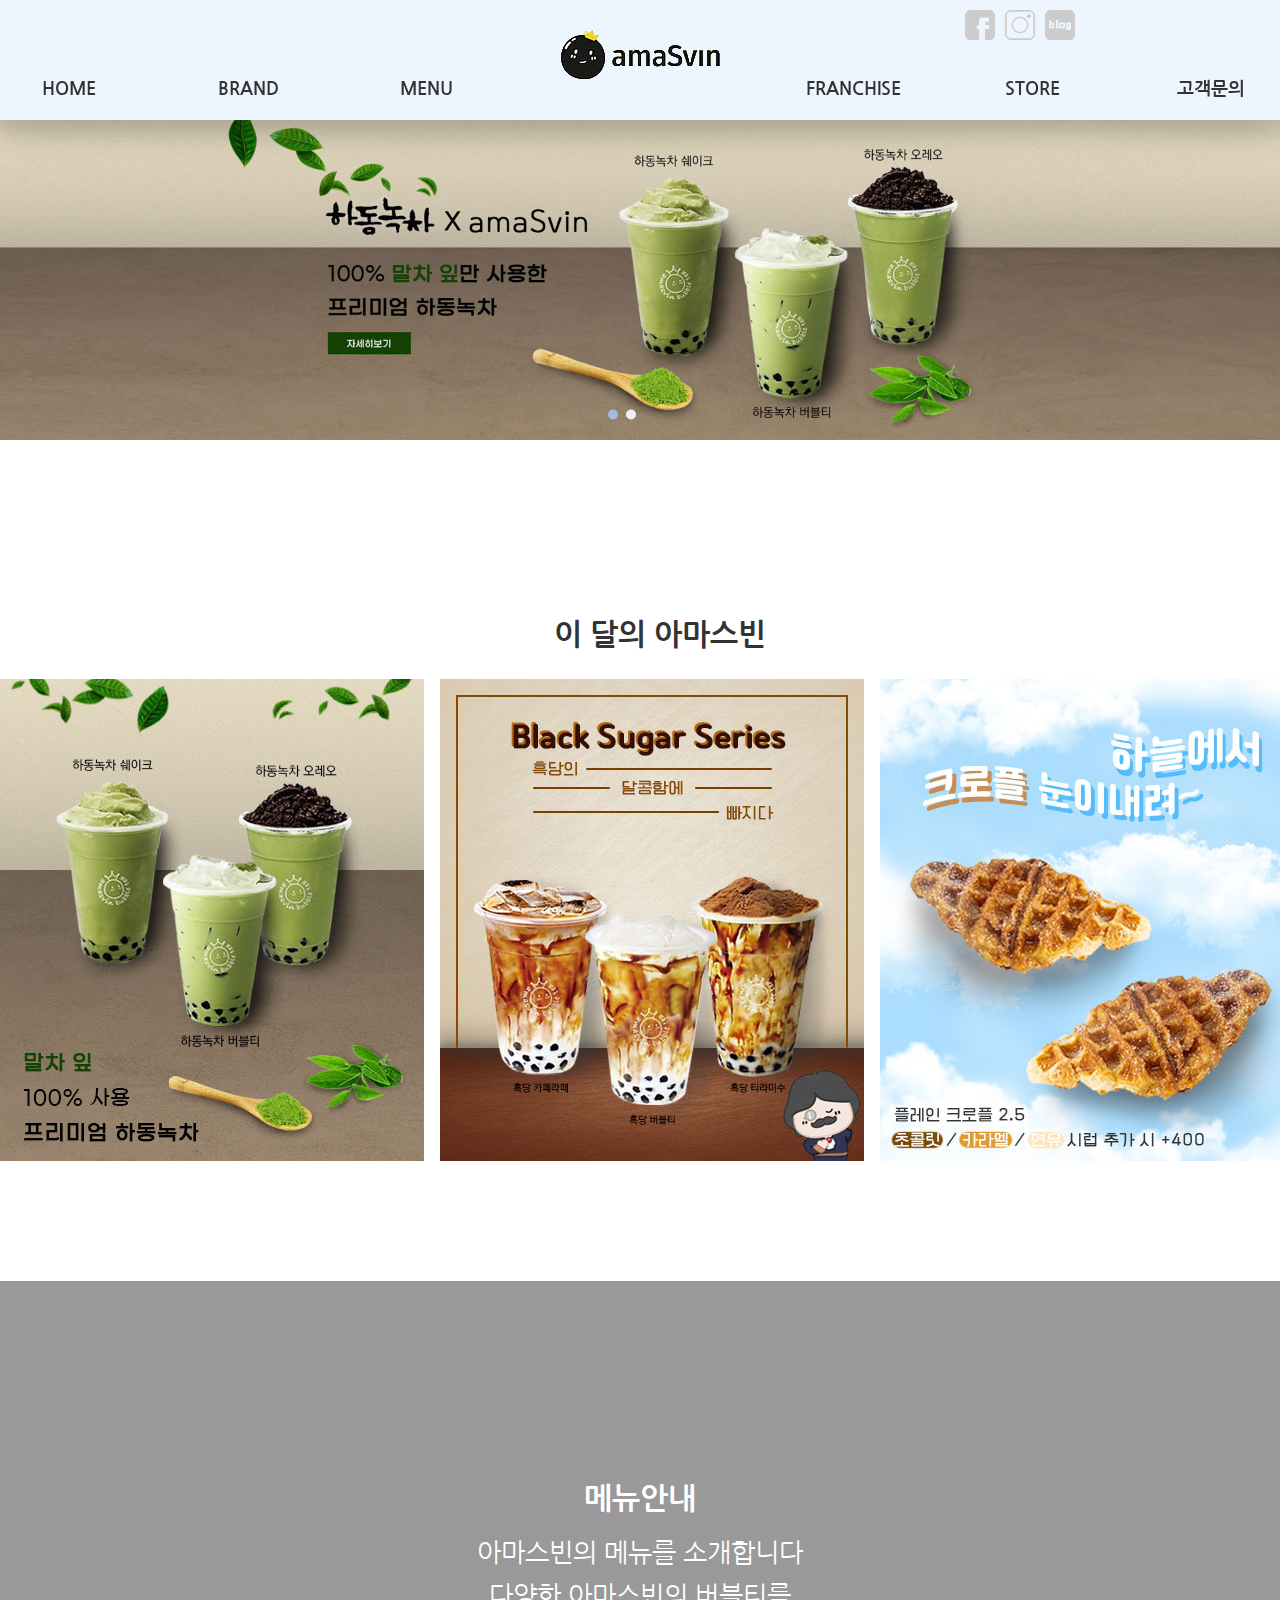
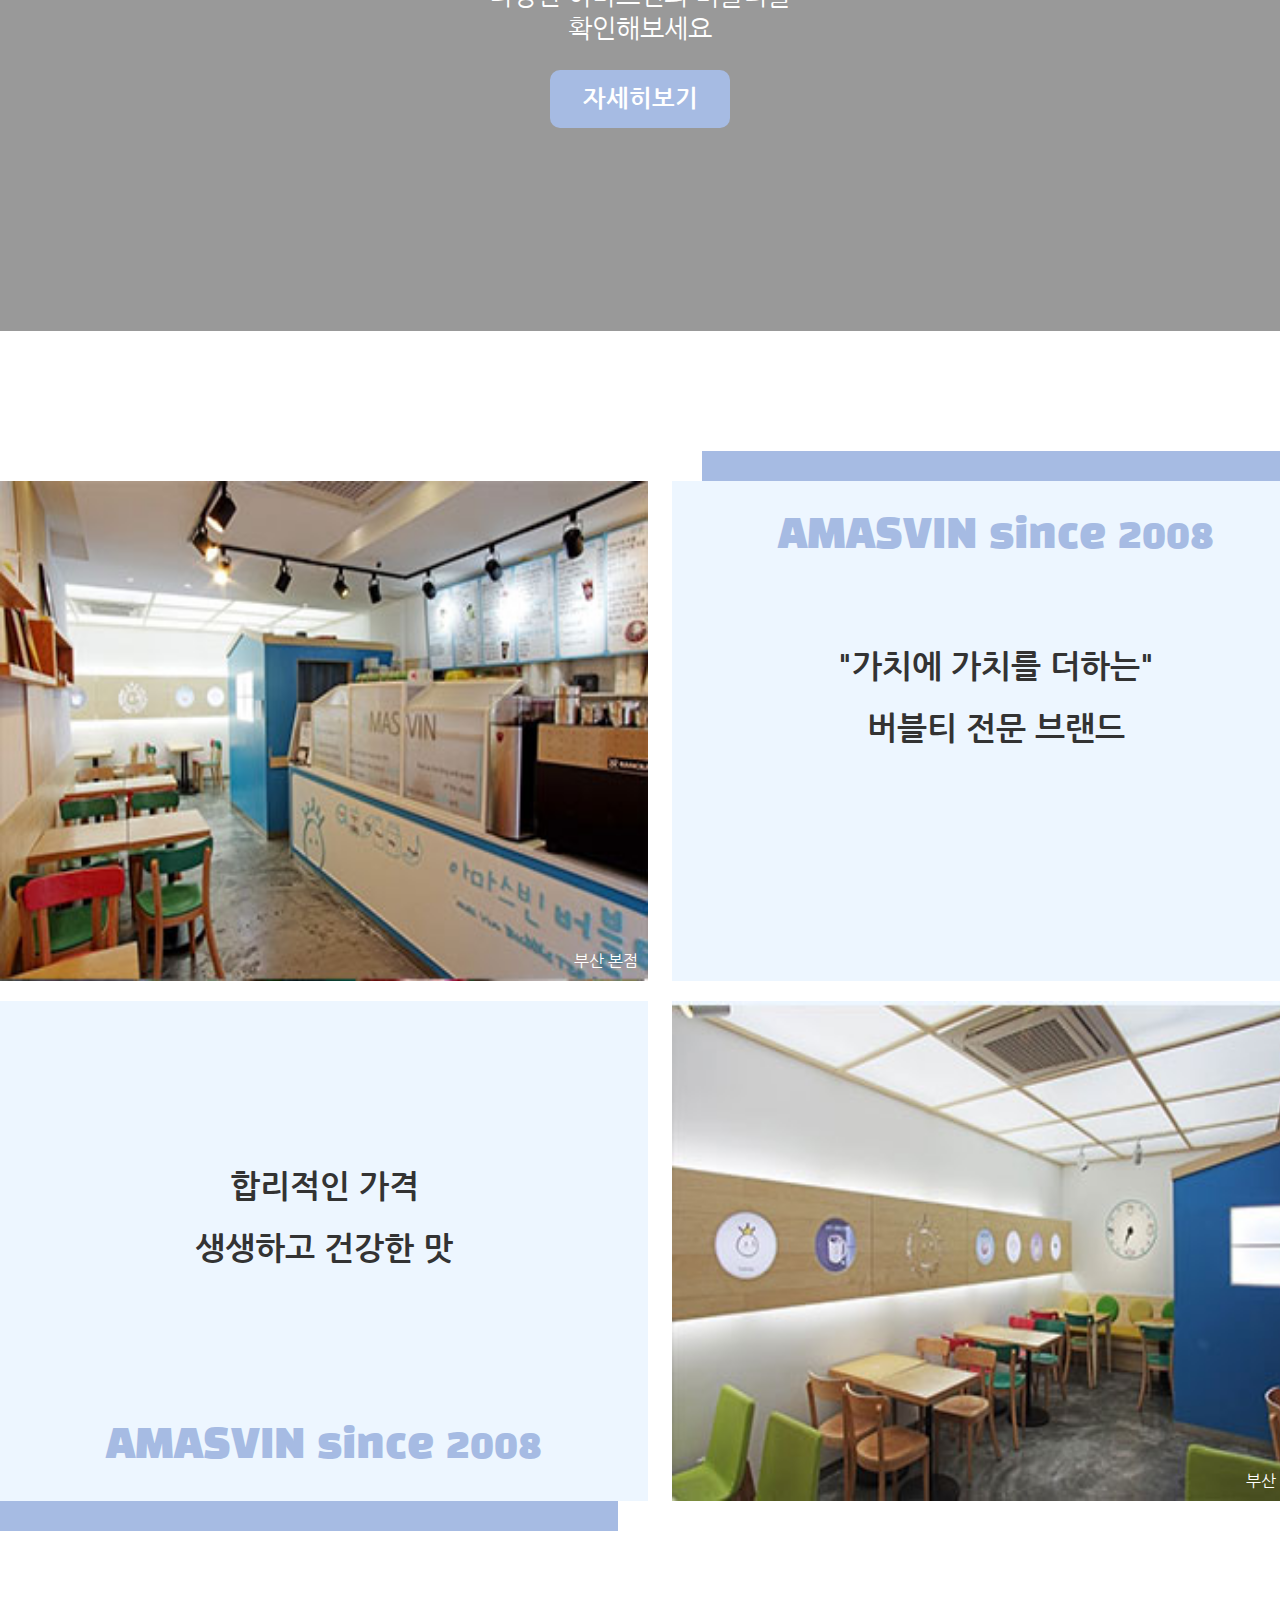
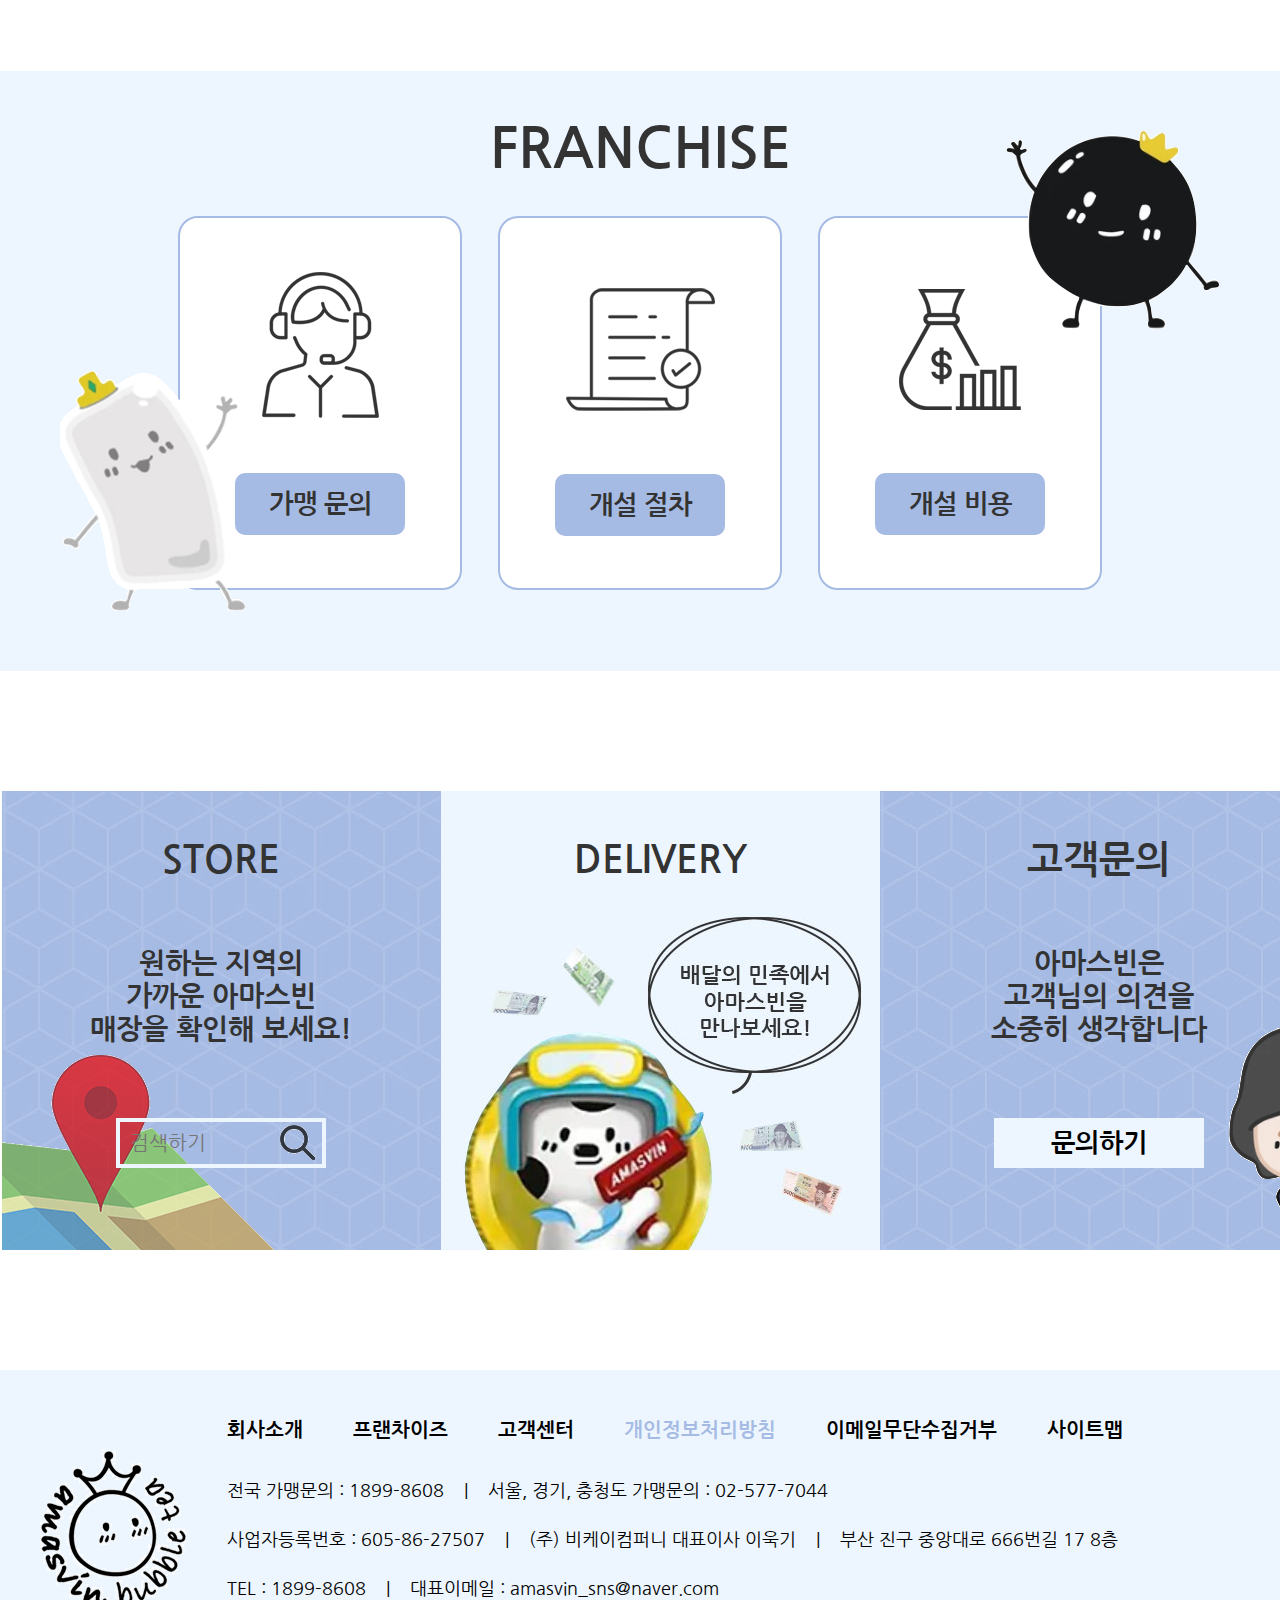
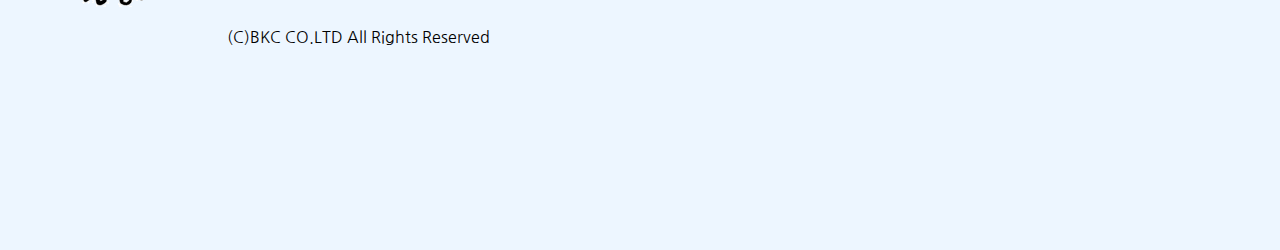
<file: sub/amasvin/index.html>
<!DOCTYPE html>
<html lang="ko">
<head>
    <meta charset="UTF-8">
    <meta http-equiv="X-UA-Compatible" content="IE=edge">
    <meta name="viewport" content="width=device-width, initial-scale=1.0">
    <link href="css/style.css" rel="stylesheet"><!--style-->
    <script type="text/javascript" src="js/main.js" defer></script><!--js-->
    <link rel="stylesheet" href="js/slick.css"><!--slick-->
    <link rel="stylesheet" href="js/aos.css"><!--aos-->
    <title>amasvin</title>
</head>
<body>

    <header>
        <div class="hWrap">
            <h1><a href="#"><img src="images/logo.png"></a></h1>
            
            <nav>
                <div class="gWrap">
                    <ul class="gnb gnb1">
                        <li><a href="#">HOME</a></li>
                        <li><a href="#">BRAND</a></li>
                        <li><a href="#">MENU</a></li>
                    </ul>

                    <ul class="gnb gnb2">
                        <li><a href="#">FRANCHISE</a></li>
                        <li><a href="#">STORE</a></li>
                        <li><a href="#">고객문의</a></li>
                    </ul>
                </div>


                <div class="subMenu">
                    <div class="sWrap">
    
                        <div class="con">
                            <div class="box home"></div>
    
                            <div class="box brand">
                                <ul>
                                    <li><a href="#">Story & B.I</a></li>
                                    <li><a href="#">재료</a></li>
                                    <li><a href="#">캐릭터</a></li>
                                </ul>
                            </div><!--brand-->
    
                            <div class="box menu">
                                <ul>
                                    <li><a href="#">Coffee</a></li>
                                    <li><a href="#">밀크띠&라떼</a></li>
                                    <li><a href="#">요거트&하동녹차&흑당</a></li>
                                    <li><a href="#">쉐이크&스무디</a></li>
                                    <li><a href="#">에이드·소다&스페셜</a></li>
                                    <li><a href="#">과일주스&생과일</a></li>
                                    <li><a href="#">Bakery</a></li>
                                </ul>
                            </div><!--menu-->
                        </div><!--con-->
    
                        <div class="con">
                            <div class="box fran">
                                <ul>
                                    <li><a href="#">가맹 문의</a></li>
                                    <li><a href="#">개설 절차</a></li>
                                    <li><a href="#">개설 비용</a></li>
                                </ul>
                            </div><!--fran-->
    
                            <div class="box store">
                                <ul>
                                    <li><a href="#">매장찾기</a></li>
                                </ul>
                            </div><!--store-->
    
                            <div class="box etc">
                                <ul>
                                 <li><a href="#">고객문의</a></li>
                                </ul>
                            </div><!--etc-->
                        </div><!--con-->
                    </div><!--sWrap-->
                </div><!--subMenu-->
            </nav>

            <ul class="util">
                <li class="fb"><a href="#"><img src="images/util_fb.png"></a></li>
                <li><a href="#"><img src="images/util_insta.png"></a></li>
                <li><a href="#"><img src="images/util_blog.png"></a></li>
            </ul><!--util--> 
        </div><!--hWrap-->    
    </header>


    <div class="mainBn">
        <div class="box"><a href="#"><img src="images/mainBn.jpg"></a></div>
        <div class="box"><a href="#"><img src="images/mainBn02.jpg"></a></div>
    </div><!--mainBn-->

    <section class="s1">
        <h2>이 달의 아마스빈</h2>

        <button class="nxt"><img src="images/sec2_right.png"></button>
        <button class="prv"><img src="images/sec2_left.png"></button>

        <div class="subBn">
            <div class="box"><a href="#"><img src="images/sec1Bn01.jpg"></a></div>
            <div class="box"><a href="#"><img src="images/sec1Bn02.jpg"></a></div>
            <div class="box"><a href="#"><img src="images/sec1Bn03.jpg"></a></div>
            <div class="box"><a href="#"><img src="images/sec1Bn04.jpg"></a></div>
        </div><!--subBn-->
    </section><!--s2-->


    <div class="backBn">
        <div class="backImg"></div>

        <div class="text">
            <h3>메뉴안내</h3>
            <p>아마스빈의 메뉴를 소개합니다</p>
            <p>다양한 아마스빈의 버블티를<br>확인해보세요</p>
            <button>자세히보기</button>
        </div><!--text-->
    </div><!--backBn-->
    

    <section class="s2">
        <div class="box box1">
            <span>부산 본점</span>
            <img src="images/amasvin_01.jpg" class="in1">
            <img src="images/amasvin_02.jpg" class="in2">
        </div><!--box1-->

        <div class="box box2">
            <h3>AMASVIN since 2008</h3>
            <div class="text">
                <p>"가치에 가치를 더하는"</p>
                <p>버블티 전문 브랜드</p>
            </div><!--text-->
        </div><!--box2-->

        <div class="box box3">
            <h3>AMASVIN since 2008</h3>
            <div class="text">
                <p>합리적인 가격</p>
                <p>생생하고 건강한 맛</p>
            </div><!--text-->
        </div><!--box3-->

        <div class="box box4">
            <span>부산 본점</span>
            <img src="images/amasvin_03.jpg" class="in3">
            <img src="images/amasvin_04.jpg" class="in4">
        </div><!--box4-->
    </section><!--s2-->


    <section class="s3">
        <h2>FRANCHISE</h2>

        <div class="con">
            <div class="box box1">
                <img src="images/sec4_01.png" class="a1">
                <img src="images/sec4_01-2.png" class="a2">
                <button>가맹 문의</button>    
            </div><!--box1-->

            <div class="box box2">
                <img src="images/sec4_02.png" class="b1">
                <img src="images/sec4_02-2.png" class="b2">
                <button>개설 절차</button>
            </div><!--box2-->

            <div class="box box3">
                <img src="images/sec4_03.png" class="c1">
                <img src="images/sec4_03-2.png" class="c2">
                <button>개설 비용</button>
            </div><!--box3-->
        </div><!--con-->

        <img src="images/sec4_ca01.png" class="ca1">
        <img src="images/sec4_ca02.png" class="ca2">
    </section><!--s3-->


    <section class="s4">
        <div class="s4Wrap">
            <div class="box box1">
                <h4>STORE</h4>
                <p>원하는 지역의</p>                
                <p>가까운 아마스빈</p>                
                <p>매장을 확인해 보세요!</p> 

                <form class="srch">
                    <input type="text" placeholder="검색하기">
                    <button><img src="images/sec5_store02.png"></button>
                </form><!--form-->

                <img src="images/sec5_store01.png">
            </div><!--box1-->

            <div class="box box2">
                <h4>DELIVERY</h4>
            </div><!--box2-->

            <div class="box box3">
                <h4>고객문의</h4>
                <p>아마스빈은</p>                    
                <p>고객님의 의견을</p>                    
                <p>소중히 생각합니다</p>  

                <button><a href="#">문의하기</a></button> 

                <img src="images/sec5_ca.png">               
            </div><!--box3-->
        </div><!--s4Wrap-->
    </section><!--s4-->


    <footer>
        <div class="fWrap">
            <h1><a href="#"><img src="images/flogo.png"></a></h1>

            <div class="text">
                <ul class="fGnb">
                    <li><a href="#">회사소개</a></li>
                    <li><a href="#">프랜차이즈</a></li>
                    <li><a href="#">고객센터</a></li>
                    <li class="blue"><a href="#">개인정보처리방침</a></li>
                    <li><a href="#">이메일무단수집거부</a></li>
                    <li><a href="#">사이트맵</a></li>
                </ul><!--fGnb-->

                <ul class="ad">
                    <li>전국 가맹문의 : 1899-8608</li>
                    <li>서울, 경기, 충청도 가맹문의 : 02-577-7044</li>
                </ul><!--ad-->

                <ul class="ad">
                    <li>사업자등록번호 : 605-86-27507</li>
                    <li>(주) 비케이컴퍼니 대표이사 이욱기</li>
                    <li>부산 진구 중앙대로 666번길 17 8층</li>
                </ul><!--ad-->

                <ul class="ad">
                    <li>TEL : 1899-8608</li>
                    <li>대표이메일 : amasvin_sns@naver.com</li>
                </ul><!--ad-->

                <p>(C)BKC CO.LTD All Rights Reserved</p>
            </div><!--text-->
        </div><!--fWrap-->
    </footer>

    <script src="js/jquery-3.6.0.min.js"></script>
    <script src="js/slick.min.js"></script>
    <script src="js/aos.js"></script>


</body>
</html>
</file>
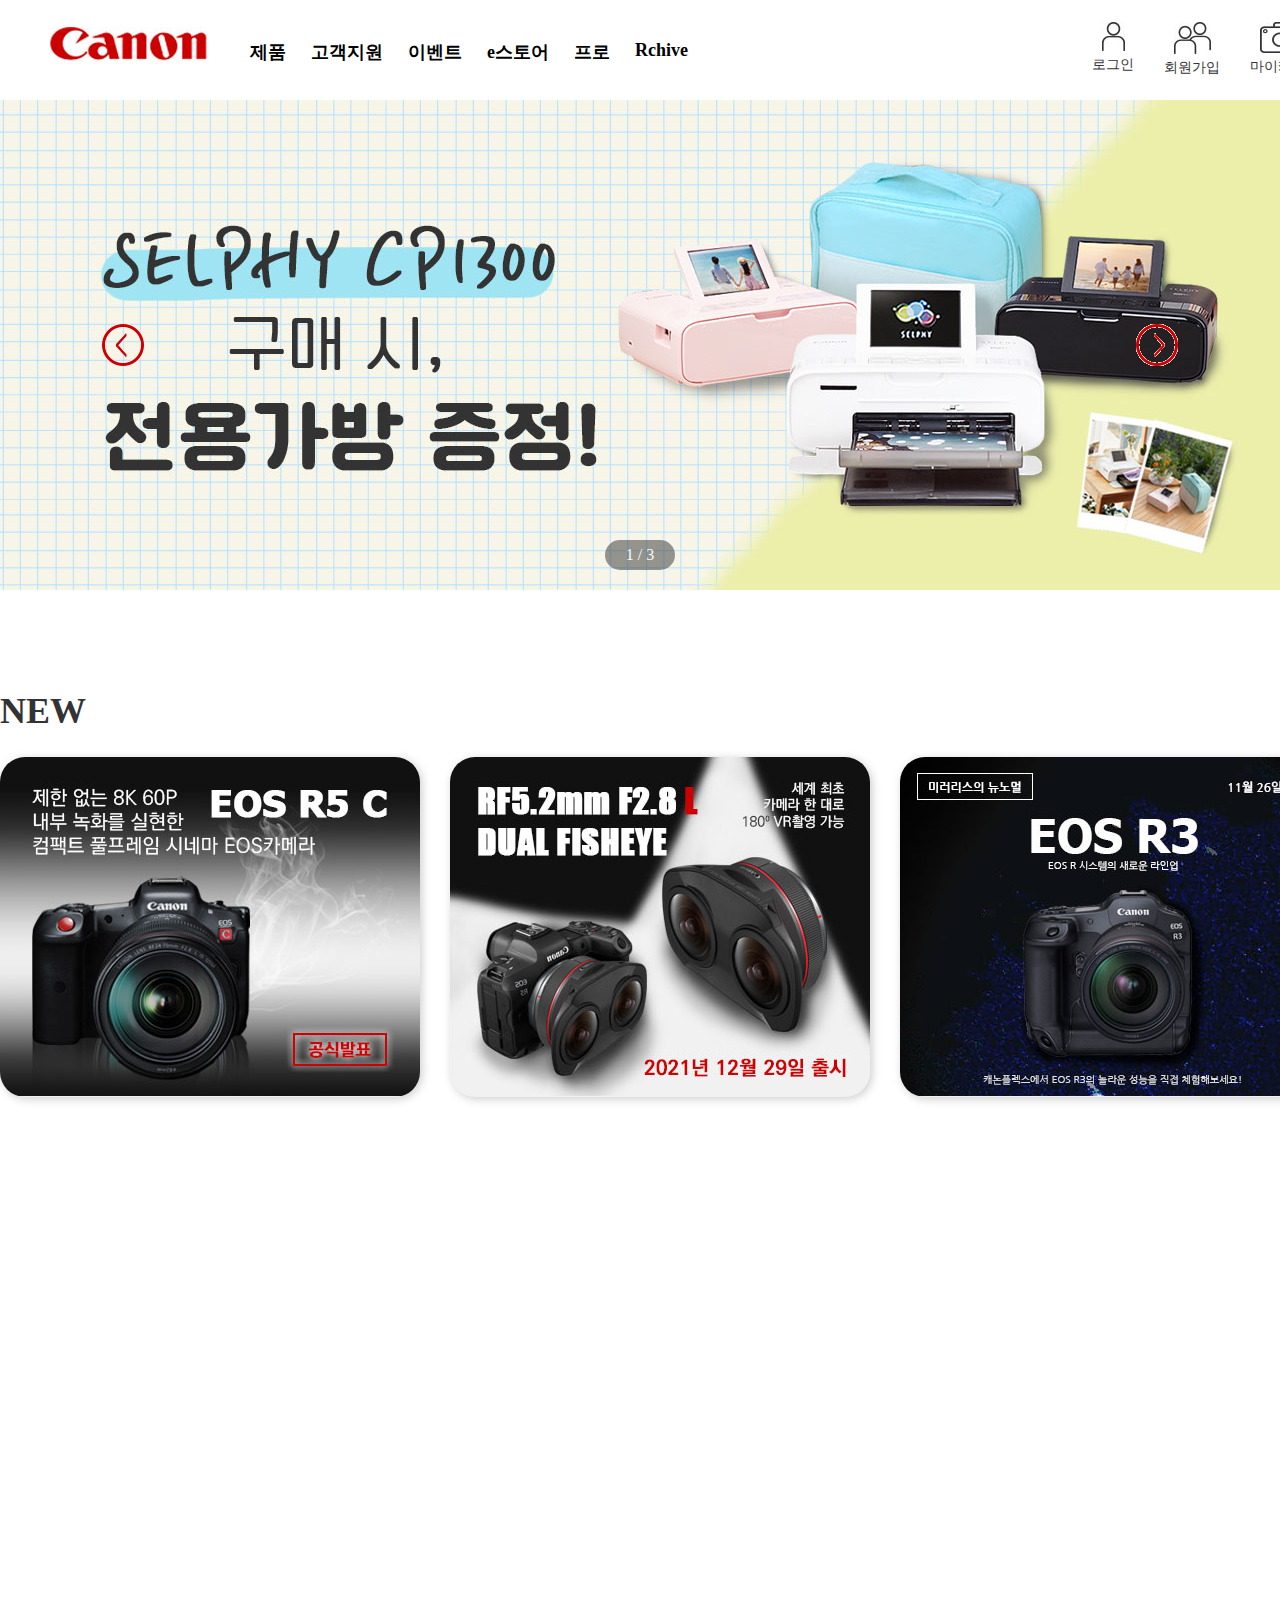
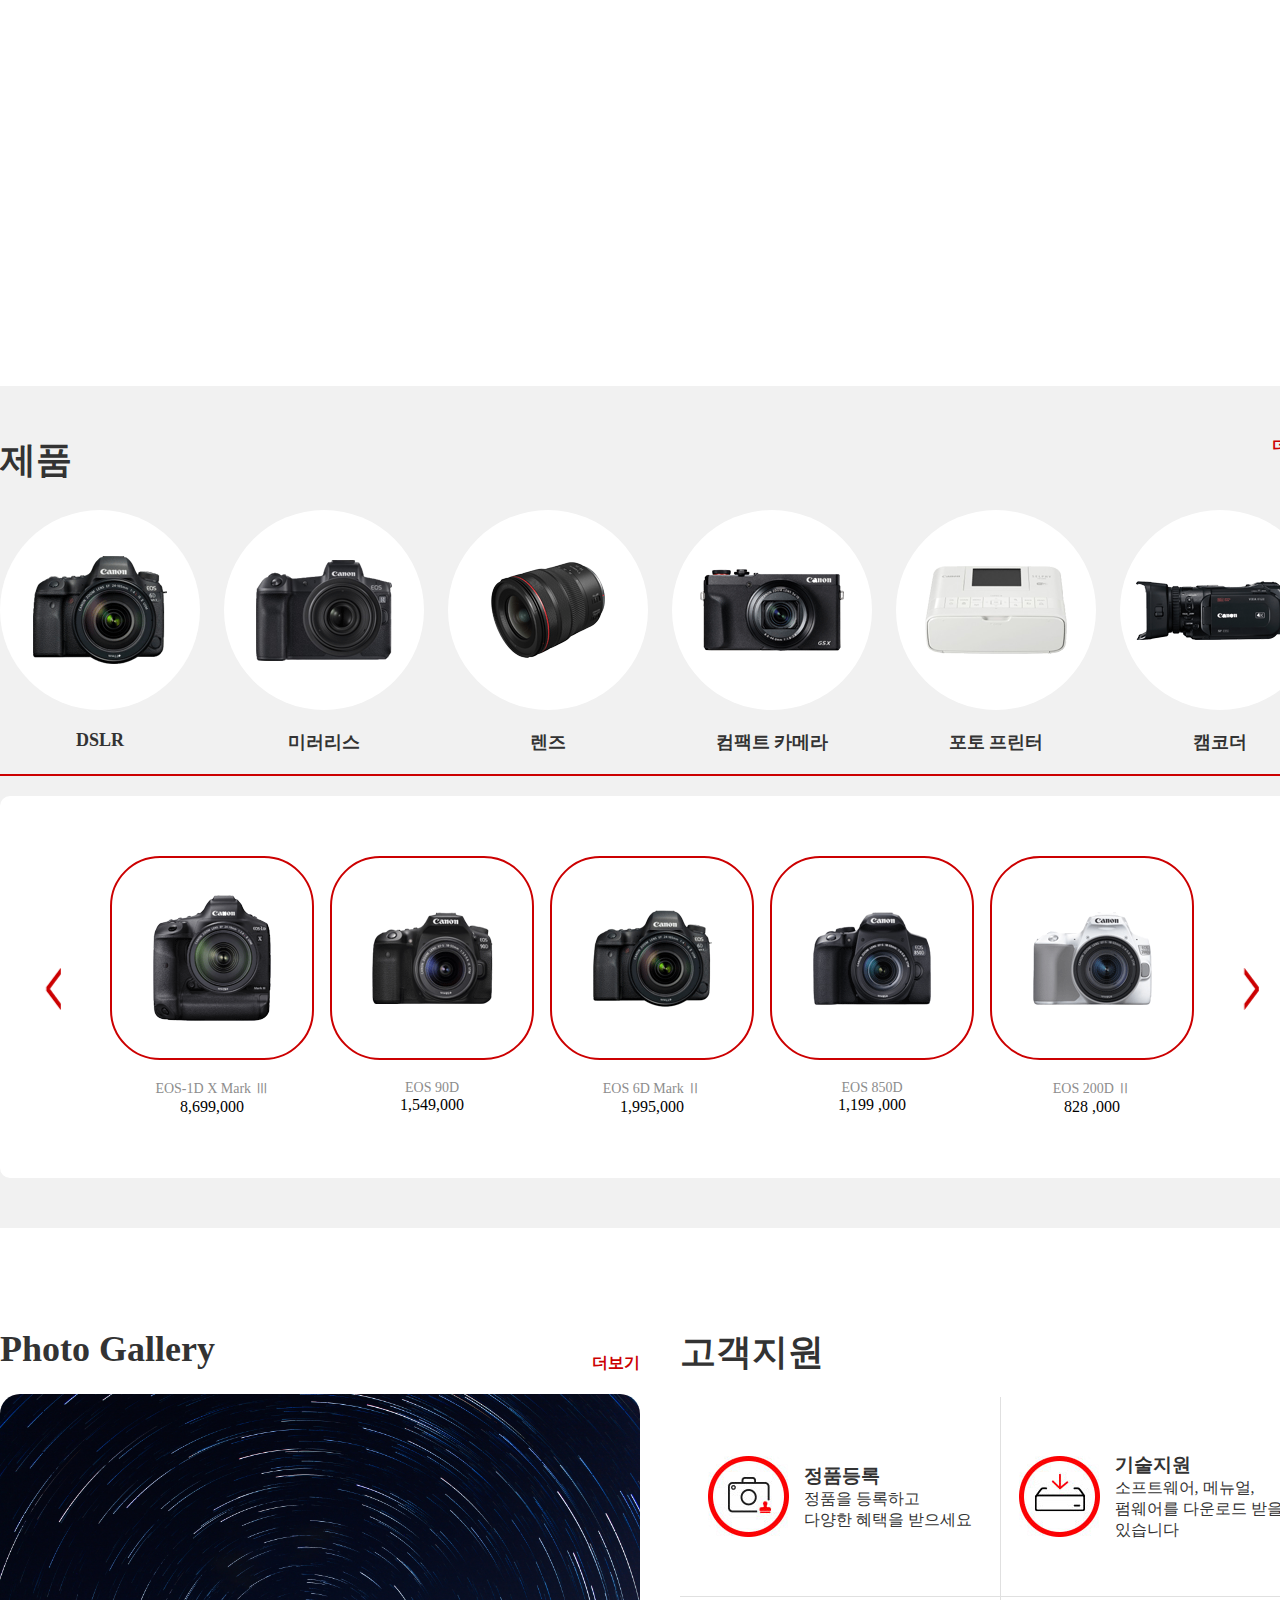
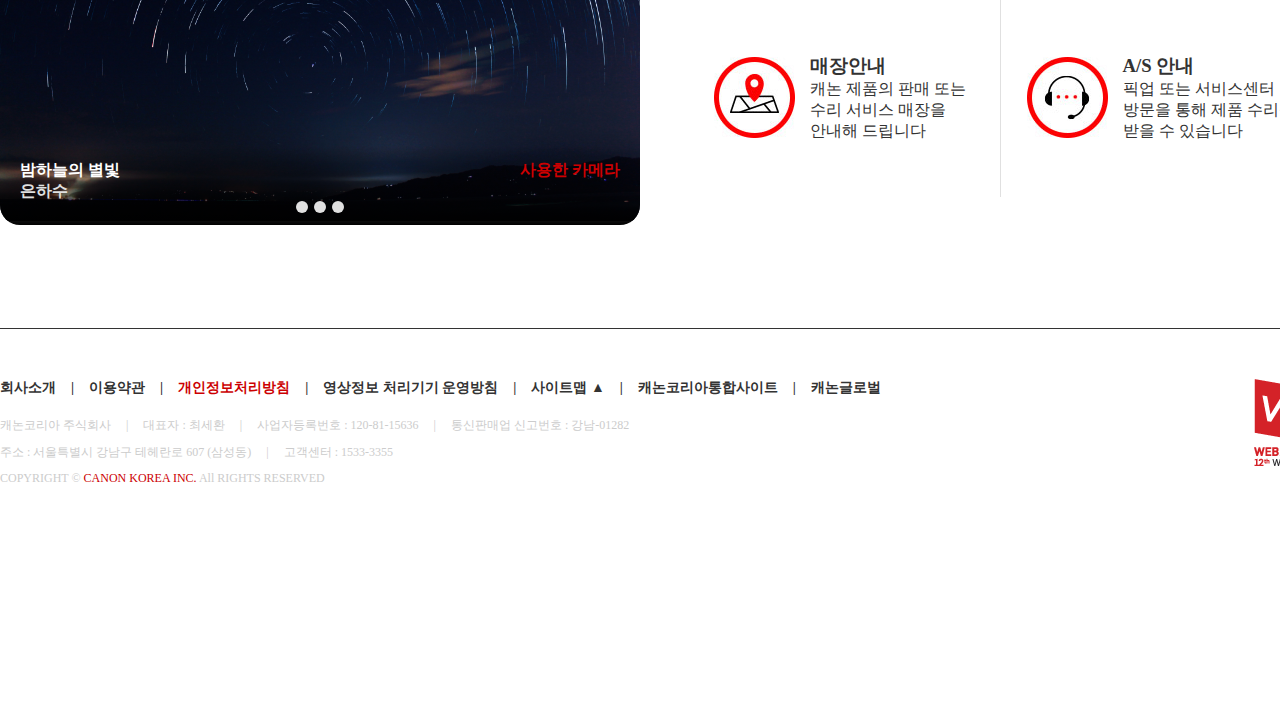
<file: sub/canon/index.html>
<!DOCTYPE html>
<html lang="ko">
<head>
    <meta charset="UTF-8">
    <meta http-equiv="X-UA-Compatible" content="IE=edge">
    <meta name="viewport" content="width=device-width, initial-scale=1.0">
    <link href="css/style.css" rel="stylesheet">
    <title>캐논</title>
</head>
<body>
    
    <header>
        <div class="hWrap">
            <h1><a href="#">
                <img src="images/logo.jpg">
            </a></h1>

            <ul class="gnb">
                <li><a href="#">제품</a>
                    <div class="sWrap">
                        <ul class="sub1">
                            <li class="mar"><a href="#"><img src="images/subBnTab01-1.jpg"></a></li>
                            <li><a href="#"><img src="images/subBnTab01-2.png"></a></li>
                        </ul><!--sub1-->
                        <ul class="sub2">
                            <li><a href="#">DSLR</a></li>
                            <li><a href="#">미러리스</a></li>
                            <li><a href="#">렌즈</a></li>
                            <li><a href="#">컴팩트 카메라</a></li>
                            <li><a href="#">포토 프린터</a></li>
                            <li><a href="#">캠코더</a></li>
                            <li><a href="#">시네마 EOS</a></li>
                            <li><a href="#">BCTV</a></li>
                            <li><a href="#">디스플레이</a></li>
                            <li><a href="#">쌍안경</a></li>
                            <li><a href="#">프로젝터</a></li>
                            <li><a href="#">악세서리</a></li>
                        </ul><!--sub2-->
                    </div><!--sWrap-->
                </li><!--첫번째 sub-->

                <li><a href="#">고객지원</a>
                    <div class="sWrap">
                        <ul class="sub1">
                            <li><img src="images/subBnTap02.jpg"></li>
                        </ul><!--sub1-->
                        <ul class="sub2">
                            <li><a href="#">정품등록</a></li>
                            <li><a href="#">기술지원</a></li>
                            <li><a href="#">매장안내</a></li>
                            <li><a href="#">A/S 안내</a></li>
                        </ul><!--sub2-->
                    </div><!--sWrap-->
                </li><!--두번째 sub-->

                <li><a href="#">이벤트</a>
                    <div class="sWrap">
                        <ul class="sub1">
                            <li><img src="images/subBnTap03.jpg"></li>
                        </ul><!--sub1-->
                        <ul class="sub2">
                            <li><a href="#">진행중</a></li>
                            <li><a href="#">종료</a></li>
                            <li><a href="#">당첨자 발표</a></li>
                        </ul><!--sub2-->
                    </div><!--sWrap-->
                </li><!--세번째 sub-->

                <li><a href="#">e스토어</a>
                    <div class="sWrap">
                        <ul class="sub1">
                            <li><img src="images/subBnTap04.jpg"></li>
                        </ul><!--sub1-->
                        <ul class="sub2">
                            <li><a href="#">DSLR</a></li>
                            <li><a href="#">미러리스</a></li>
                            <li><a href="#">렌즈</a></li>
                            <li><a href="#">컴팩트 카메라</a></li>
                            <li><a href="#">포토 프린터</a></li>
                            <li><a href="#">캠코더</a></li>
                            <li><a href="#">쌍안경</a></li>
                            <li><a href="#">악세서리</a></li>
                            <li><a href="#">쿠폰존</a></li>
                            <li><a href="#">기획전/이벤트</a></li>
                            <li><a href="#">리퍼/아울렛몰</a></li>
                        </ul><!--sub2-->
                    </div><!--sWrap-->
                </li><!--네번째 sub-->

                <li><a href="#">프로</a>
                    <div class="sWrap">
                        <ul class="sub1">
                            <li><img src="images/subBnTap05.jpg"></li>
                        </ul><!--sub1-->
                        <ul class="sub2">
                            <li><a href="#">마스터즈</a></li>
                            <li><a href="#">CPS멤버십</a></li>
                            <li><a href="#">스튜디오 컨설팅</a></li>
                            <li><a href="#">파트너십 스튜디오</a></li>
                            <li><a href="#">이벤트</a></li>
                            <li><a href="#">프로 매거진</a></li>
                        </ul><!--sub2-->
                    </div><!--sWrap-->
                </li><!--다섯번째 sub-->

                <li><a href="#">Rchive</a></li>
            </ul><!--gnb-->

            <ul class="util">
                <li><a href="#"><img src="images/util01.jpg">로그인</a></li>
                <li><a href="#"><img src="images/util02.jpg">회원가입</a></li>
                <li><a href="#"><img src="images/util03.jpg">마이캐논</a></li>
            </ul><!--util-->
        </div><!--hWrap-->
    </header><!--header-->

    <div class="mainBn">
        <div class="bnImg">
            <a href="#"></a>
        </div><!--bnImg-->
        
        <div class="pager">
            1 / 3
        </div><!--pager-->
        
        <a href="#"><img src="images/bn_left.png" class="left"></a>
        <a href="#"><img src="images/bn_right.png" class="right"></a>
    </div><!--mainBn-->


    <section class="s1">
        <h2>NEW</h2>
        <div class="con">
            <div class="box"><a href="#">
                <img src="images/subBn3.jpg">
            </a></div>
            <div class="box"><a href="#">
                <img src="images/subBn2.jpg">
            </a></div>
            <div class="box"><a href="#">
                <img src="images/subBn.jpg">
            </a></div>
        </div><!--con-->

        <iframe width="753" height="424" src="https://www.youtube.com/embed/ZW72Ikil-LI" title="YouTube video player" frameborder="0" allow="accelerometer; autoplay; clipboard-write; encrypted-media; gyroscope; picture-in-picture" allowfullscreen></iframe>

    </section><!--s1-->

    <section class="s2">
        <div class="s2Wrap">
            <div class="tit">
                <h2>제품</h2>
                <span><a href="#">더보기</a></span>
            </div><!--tit-->

            <div class="top">
                <div class="rWrap">

                    <div class="round">
                        <img src="images/s2_01.png">
                    </div>
                    <p>DSLR</p>
                    <!--첫번째 round-->
            </div>

            <div class="rWrap">
                
                    <div class="round">
                        <img src="images/s2_02.png">
                    </div>
                    <p>미러리스</p>
                <!--두번째 round--></div>

                <div class="rWrap">
               
                    <div class="round">
                        <img src="images/s2_03.png">
                    </div>
                    <p>렌즈</p>
                <!--세번째 round--></div>

                <div class="rWrap">
                
                    <div class="round">
                        <img src="images/s2_04.png">
                    </div>
                    <p>컴팩트 카메라</p>
               <!--네번째 round--></div>

                <div class="rWrap">
                
                    <div class="round">
                        <img src="images/s2_05.png">
                    </div>
                    <p>포토 프린터</p>
                <!--다섯번째 round--></div>

                <div class="rWrap">
                
                    <div class="round">
                        <img src="images/s2_06.png">
                    </div>
                    <p>캠코더</p>
                <!--여섯번째 round--></div>
            </div><!--top-->

            <div class="bWrap">
                <div class="bottom">
                <a href="#">
                    <div class="thumb">
                        <img src="images/s2_01_tab.png">
                    </div>
                    <p><span>EOS-1D X Mark Ⅲ</span>8,699,000</p>
                </a><!--첫번째 item-->

                <a href="#">
                    <div class="thumb"> 
                        <img src="images/dslr02.png">
                    </div>
                    <p><span>EOS 90D</span>1,549,000</p>
                </a><!--두번째 item-->

                <a href="#">
                    <div class="thumb">
                        <img src="images/dslr03.png">
                    </div>
                    <p><span>EOS 6D Mark Ⅱ</span>1,995,000</p>
                </a><!--세번째 item-->

                <a href="#">
                    <div class="thumb">
                        <img src="images/dslr04.png"> 
                    </div>
                    <p><span>EOS 850D</span>1,199 ,000</p>
                </a><!--네번째 item-->

                <a href="#">
                    <div class="thumb">
                        <img src="images/dslr05.png">
                    </div>
                    <p><span>EOS 200D Ⅱ</span>828 ,000</p>
                </a><!--다섯번째 item-->
                
                <div class="arrow">
                    <a href="#"><img src="images/s2_left.png" class="left"></a>
                    <a href="#"><img src="images/s2_right.png" class="right"></a>
                </div><!--arrow-->
                </div><!--bottom-->

                <div class="bottom">
                    <a href="#">
                        <div class="thumb">
                            <img src="images/mirro01.png">
                        </div>
                        <p><span>EOS R3</span>6,799,000</p>
                    </a><!--첫번째 item-->
    
                    <a href="#">
                        <div class="thumb">
                            <img src="images/mirro02.png">
                        </div>
                        <p><span>EOS R</span>1,999,000</p>
                    </a><!--두번째 item-->
    
                    <a href="#">
                        <div class="thumb">
                            <img src="images/mirro03.png">
                        </div>
                        <p><span>EOS M50 Mark II</span>895,000</p>
                    </a><!--세번째 item-->
    
                    <a href="#">
                        <div class="thumb">
                            <img src="images/mirro04.png">
                        </div>
                        <p><span>EOS M200</span>692,000</p>
                    </a><!--네번째 item-->
    
                    <a href="#">
                        <div class="thumb">
                            <img src="images/mirro05.png">
                        </div>
                        <p><span>EOS M6 Mark Ⅱ</span>1,329,000</p>
                    </a><!--다섯번째 item-->
                    
                    <div class="arrow">
                        <a href="#"><img src="images/s2_left.png" class="left"></a>
                        <a href="#"><img src="images/s2_right.png" class="right"></a>
                    </div><!--arrow-->
                    </div><!--bottom-->

                <div class="bottom">
                        <a href="#">
                            <div class="thumb">
                                <img src="images/ren01.png">
                            </div>
                            <p><span>RF100-400mm F5.6-8 IS USM</span>829,000</p>
                        </a><!--첫번째 item-->
        
                        <a href="#">
                            <div class="thumb">
                                <img src="images/ren02.png">
                            </div>
                            <p><span>RF5.2mm F2.8 L DUAL FISHEYE</span>2,749,000</p>
                        </a><!--두번째 item-->
        
                        <a href="#">
                            <div class="thumb">
                                <img src="images/ren03.png">
                            </div>
                            <p><span>RF16mm F2.8 STM</span>379,000</p>
                        </a><!--세번째 item-->
        
                        <a href="#">
                            <div class="thumb">
                                <img src="images/ren04.png">
                            </div>
                            <p><span>RF600mm F11 IS STM</span>966,000</p>
                        </a><!--네번째 item-->
        
                        <a href="#">
                            <div class="thumb">
                                <img src="images/ren05.png">
                            </div>
                            <p><span>RF100mm F2.8 L Macro IS USM</span>1,749,000</p>
                        </a><!--다섯번째 item-->
                        
                        <div class="arrow">
                            <a href="#"><img src="images/s2_left.png" class="left"></a>
                            <a href="#"><img src="images/s2_right.png" class="right"></a>
                        </div><!--arrow-->
                </div><!--bottom-->

                <div class="bottom">
                    <a href="#">
                        <div class="thumb">
                            <img src="images/com01.png">
                        </div>
                        <p><span>PowerShot Zoom</span>399,000</p>
                    </a><!--첫번째 item-->
    
                    <a href="#">
                        <div class="thumb">
                            <img src="images/com02.png">
                        </div>
                        <p><span>PowerShot G5 X Mark II</span>999,000</p>
                    </a><!--두번째 item-->
    
                    <a href="#">
                        <div class="thumb">
                            <img src="images/com03.png">
                        </div>
                        <p><span>PowerShot SX70 HS</span>674,000</p>
                    </a><!--세번째 item-->
    
                    <a href="#">
                        <div class="thumb">
                            <img src="images/com04.png">
                        </div>
                        <p><span>PowerShot G1 X Mark III</span>1,159,000</p>
                    </a><!--네번째 item-->
    
                    <a href="#">
                        <div class="thumb">
                            <img src="images/com05.png">
                        </div>
                        <p><span>PowerShot G9 X Mark II</span>539,000</p>
                    </a><!--다섯번째 item-->
                    
                    <div class="arrow">
                        <a href="#"><img src="images/s2_left.png" class="left"></a>
                        <a href="#"><img src="images/s2_right.png" class="right"></a>
                    </div><!--arrow-->
                </div><!--bottom-->

                <div class="bottom">
                    <a href="#">
                        <div class="thumb">
                            <img src="images/pp01.png">
                        </div>
                        <p><span>SELPHY SQUARE QX10</span>165,000</p>
                    </a><!--첫번째 item-->
    
                    <a href="#">
                        <div class="thumb">
                            <img src="images/pp02.png">
                        </div>
                        <p><span>SELPHY CP1300 W</span>145,000</p>
                    </a><!--두번째 item-->
    
                    <a href="#">
                        <div class="thumb">
                            <img src="images/pp03.png">
                        </div>
                        <p><span>SELPHY CP1300 B</span>145,000</p>
                    </a><!--세번째 item-->
    
                    <a href="#">
                        <div class="thumb">
                            <img src="images/pp04.png">
                        </div>
                        <p><span>SELPHY CP1300 P</span>145,000</p>
                    </a><!--네번째 item-->
    
                    <a href="#">
                        <div class="thumb">
                            <img src="images/pp05.png">
                        </div>
                        <p><span>INSPIC S2</span>209,000</p>
                    </a><!--다섯번째 item-->
                    
                    <div class="arrow">
                        <a href="#"><img src="images/s2_left.png" class="left"></a>
                        <a href="#"><img src="images/s2_right.png" class="right"></a>
                    </div><!--arrow-->
                </div><!--bottom-->

                <div class="bottom">
                    <a href="#">
                        <div class="thumb">
                            <img src="images/cam01.png">
                        </div>
                        <p><span>VIXIA HF G60</span>업체문의 : 반도영상</p>
                    </a><!--첫번째 item-->
    
                    <a href="#">
                        <div class="thumb">
                            <img src="images/cam02.png">
                        </div>
                        <p><span>VIXIA HF G50</span>업체문의 : 반도영상</p>
                    </a><!--두번째 item-->
    
                    <a href="#">
                        <div class="thumb">
                            <img src="images/cam03.png">
                        </div>
                        <p><span>XF605</span>업체문의 : 씨메이저</p>
                    </a><!--세번째 item-->
    
                    <a href="#">
                        <div class="thumb">
                            <img src="images/cam04.png">
                        </div>
                        <p><span>XF705</span>업체문의 : 씨메이저</p>
                    </a><!--네번째 item-->
    
                    <a href="#">
                        <div class="thumb">
                            <img src="images/cam05.png">
                        </div>
                        <p><span>XF405</span>업체문의 : 씨메이저</p>
                    </a><!--다섯번째 item-->
                    
                    <div class="arrow">
                        <a href="#"><img src="images/s2_left.png" class="left"></a>
                        <a href="#"><img src="images/s2_right.png" class="right"></a>
                    </div><!--arrow-->
                </div><!--bottom-->
            </div>

        </div><!--s2Wrap-->
    </section><!--s2-->

    <section class="s3">
        <div class="pWrap">
            <div class="tit">
                <h2>Photo Gallery</h2>
                <span><a href="#">더보기</a></span>
            </div><!--tit-->
            
            <div class="photo"><a href="#">

                <div class="pBox">
                    <img src="images/photog.jpg">

                    <div class="txt">
                    <p>밤하늘의 별빛<br><span>은하수</span></p>
                    <p class="red">사용한 카메라</p>
                    </div><!--txt-->
                </div>

                <div class="pBox">
                    <img src="images/photog2.jpg" class="two">

                    <div class="txt">
                    <p>나 혼자만의 여유<br><span>실루엣</span></p>
                    <p class="red">사용한 카메라</p>
                    </div><!--txt-->
                </div>

                <div class="pBox">
                    <img src="images/photog3.jpg" class="thr">

                    <div class="txt">
                    <p>정원 속 정원<br><span>장미</span></p>
                    <p class="red">사용한 카메라</p>
                    </div><!--txt-->
                </div>
            </a></div><!--photo-->

            <ul class="pager">
                    <li><a href="#">1</a></li>
                    <li><a href="#">2</a></li>
                    <li><a href="#">3</a></li>
                </ul><!--pager-->
        </div><!--pWrap-->

        <div class="service">
            <div class="tit">
                <h2>고객지원</h2>
            </div><!--tit-->

            <div class="cWrap">

                <div class="con"><a href="#">
                    <img src="images/s3_01.jpg">
                    <div class="txt">
                        <h3>정품등록</h3>
                        <p>정품을 등록하고<br>다양한 혜택을 받으세요</p>
                    </div><!--txt-->
                </a></div><!--정품등록-->

                <div class="con"><a href="#">
                    <img src="images/s3_02.jpg">
                    <div class="txt">
                        <h3>기술지원</h3>
                        <p>소프트웨어, 메뉴얼,<br>펌웨어를 다운로드 받을 수<br>있습니다</p>
                    </div><!--txt-->
                </a></div><!--기술지원-->

                <div class="con"><a href="#">
                    <img src="images/s3_03.jpg">
                    <div class="txt">
                        <h3>매장안내</h3>
                        <p>캐논 제품의 판매 또는<br>수리 서비스 매장을<br>안내해 드립니다</p>
                    </div><!--txt-->
                </a></div><!--매장안내-->

                <div class="con"><a href="#">
                    <img src="images/s3_04.jpg">
                    <div class="txt">
                        <h3>A/S 안내</h3>
                        <p>픽업 또는 서비스센터<br>방문을 통해 제품 수리를<br>받을 수 있습니다</p>
                    </div><!--txt-->
                </a></div><!--A/S안내-->

            </div><!--cWrap-->
        </div><!--service-->
    </section><!--s3-->

    <footer>
        <div class="fWrap">
            <ul class="fMenu">
                <li><a href="#">회사소개</a></li>
                <li><a href="#">이용약관</a></li>
                <li class="red"><a href="#">개인정보처리방침</a></li>
                <li><a href="#">영상정보 처리기기 운영방침</a></li>
                <li><a href="#">사이트맵 ▲</a></li>
                <li><a href="#">캐논코리아통합사이트</a></li>
                <li><a href="#">캐논글로벌</a></li>
            </ul><!--fMenu-->

            <address>
                <ul class="fMenu2">
                    <li>
                        <ul class="top">
                            <li>캐논코리아 주식회사</li>
                            <li>대표자 : 최세환</li>
                            <li>사업자등록번호 : 120-81-15636</li>
                            <li>통신판매업 신고번호 : 강남-01282</li>
                        </ul><!--top-->
                    </li>

                    <li>
                        <ul class="bottom">
                            <li>주소 : 서울특별시 강남구 테헤란로 607 (삼성동)</li>
                            <li>고객센터 : 1533-3355</li>
                        </ul><!--bottom-->
                    </li>
                </ul><!--fMenu2-->
            </address><!--address-->

            <div class="copyright">
                COPYRIGHT © <span>CANON KOREA INC.</span> All RIGHTS RESERVED
            </div><!--copyright-->

            <img src="images/footer.png">
        </div><!--fWrap-->
    </footer><!--footer-->


    <script src="js/jquery-3.6.0.min.js"></script>

    <script>

        $('.gnb>li').on('mouseover',function(){
            let a = $(this).index();
            $('.sWrap').eq(a).stop().slideDown().css({'display':'flex'});
        }).on('mouseout',function(){
            $('.sWrap').stop().slideUp();
        });


        $('.top .rWrap').on('click',function(){
            let index = $(this).index();
            $('.bottom').eq(index).css({'display':'flex'}).siblings().hide();
        });


        $('.pager>li').on('click',function(){
            let ind = $(this).index();
            $('.pBox').eq(ind).show().siblings().hide();
        });

    </script>



</body>
</html>
</file>
<file: sub/amasvin/css/style.css>
@import url('https://fonts.googleapis.com/css2?family=Nanum+Gothic&display=swap');
@import url('https://fonts.googleapis.com/css2?family=Black+Han+Sans&family=Nanum+Gothic&display=swap');

*{margin: 0; padding:0;font-family: 'Nanum Gothic', sans-serif;}
ul{list-style: none;}
a{text-decoration: none; color: inherit;}


header{
    height: 120px;
    background-color: #edf6ff;
    box-shadow: 0px 6px 50px rgba(0, 0, 0, 0.2);
    z-index: 50;
    position: relative;
}
.hWrap{
    width: 100%;
    margin-left: auto;
    margin-right: auto;
    position: relative;
}
h1{
    text-align: center;
    padding-top: 30px;
    box-sizing: border-box;
}


.gWrap{
    width: 1320px;
    display: flex;
    justify-content: space-between;
    font-size: 18px;
    position: absolute;
    top: 80px;
    left: 50%;
    transform: translate(-50%, 0%);
}
.gnb{
    width: 536px;
    display: flex;
    justify-content: space-around;
    text-align: center;
    font-weight: bold;
}
.gnb li{
    width: 100%;
    color: #333;
}
.gnb li a:hover{
    color: #a6bbe3;
}
.gnb li a:hover:after{
    content: '';
    width: 80%;
    height: 3px;
    background-color: #a6bbe3;
    display: inline-block;
}

header .subMenu{
    position: absolute;
    top: 120px;
    left: 0;
    background-color: #f2f9ff;
    width: 100%;
    height: 0px;
    transition: all 0.8s;
    overflow: hidden;
}
nav:hover .subMenu{
    width: 100%;
    height: 242px;
    border-bottom: solid 4px #333;
} 
header .sWrap{
    width: 1320px;
    margin: 0 auto;
    display: flex;
    justify-content: space-between;
}
header .sWrap .con{
    width: 536px;
    display: flex;
    justify-content: space-around;
    text-align: center;
    color: #333;
    font-weight: bold;
}
header .sWrap .box{
    width: 178px;
}
header .sWrap ul{
    margin-top: 15px;
}
header .sWrap ul li{
    margin-bottom: 13px;
}
header .sWrap ul li a:hover{
    color: #a6bbe3; 
}

.util{
    position: absolute;
    top: 10px;
    right: 16%;
    display: flex;
    justify-content: center;
}
.util li img{
    width: 30px;
}
.util li:nth-child(2){
    margin: 0 10px;
}

/*[mainBn]*****************************************/

.mainBn{
    margin-bottom: 180px;
    width: 100%;
}
.mainBn img{
    width: 100%;
}
.slick-dots{
    position: absolute;
    bottom: 10px;
    right: 50%;
    transform: translate(0, -50%);
    display: flex;
    justify-content: center;
}
.slick-dots li{
    margin: 0 4px;
}
.slick-dots li button{
    width: 10px;
    height: 10px;
    background-color: fff;
    border-radius: 50%;
    font-size: 0;
    border: 0;
    cursor: pointer;
}
.slick-dots li.slick-active button{
    background-color: #a6bbe3;
}

/*[s1]*****************************************/

.s1{
    width: 1320px;
    margin: 0 auto 120px;
    position: relative;
}
.s1 h2{
    text-align: center;
    font-size: 30px;
    margin-bottom: 30px;
    color: #333;
}
.s1 button{
    background-color: transparent;
    border: 0;
    z-index: 50;
    position: absolute;
    top: 55%;
    cursor: pointer;
}
.s1 .prv{
    left: -5%;
}
.s1 .nxt{
    right: -4%;
}

/*[backBn]*****************************************/

.backBn{
    height: 650px;
    position: relative;
}
.backImg{
    height: 100%;
    background-image: url(../images/amasvin_05.png);
    background-position: center;
    background-size: cover;
    background-repeat: no-repeat;
    background-attachment: fixed;
    position: relative;
}
.backImg:after{
    content: '';
    width: 100%;
    height: 100%;
    background-color: rgba(0, 0, 0, 0.4);
    position: absolute;
    top: 0;
    left: 0;
}
.backBn .text{
    display: flex;
    justify-content: center;
    flex-direction: column;
    align-items: center;
    text-align: center;
    position: absolute;
    top: 50%;
    left: 50%;
    transform: translate(-50%, -50%);
    color: #fff;
}
.backBn .text h3{
    font-size: 30px;
    margin-bottom: 24px;
}
.backBn .text p{
    font-size: 26px;
    margin-bottom: 10px;
}
.backBn button{
    width: 180px;
    height: 58px;
    border-radius: 10px;
    margin-top: 14px;
    background-color: #a6bbe3;
    border: 0;
    font-size: 24px;
    color: #fff;
    font-weight: bold;
    cursor: pointer;
    transition: 0.3s ease-out;
}
.backBn button:hover{
    background-color: #fff;
    color: #a6bbe3;
    transition: 0.3s ease-out;
}

/*[s2]*****************************************/

.s2{
    width: 1320px;
    margin: 150px auto;
    display: flex;
    justify-content: space-between;
    flex-wrap: wrap;
}
.s2 .box{
    width: 648px;
    height: 500px;
    background-color: #edf6ff;
    margin-bottom: 20px;
    position: relative;
}
.s2 .box img{
    width: 100%;
    height: 100%;
}
.in2, .in4{
    display: none;
}
.s2 .box1:hover .in2, .s2 .box4:hover .in4{
    display: block;
}
.s2 .box1:hover .in1, .s2 .box4:hover .in3{
    display: none;
}
.s2 .box2:after{
    content: '';
    width: 100%;
    height: 100%;
    box-shadow: 30px -30px 0px 0px #a6bbe3;
    position: absolute;
    top: 0;
    left: 0;
}
.s2 .box3:after{
    content: '';
    width: 100%;
    height: 100%;
    box-shadow: -30px 30px 0px 0px #a6bbe3;
    position: absolute;
    top: 0;
    left: 0;
}
.s2 .box2 h3, .s2 .box3 h3{
    font-family: 'Black Han Sans', sans-serif;
    font-size: 40px;
    font-weight: 500;
    color: #a6bbe3;
    position: absolute;
    left: 50%;
    transform: translate(-50%, 0%);
    width: 100%;
    text-align: center;
}
.s2 .box2 h3{
    top: 30px;
}
.s2 .box3 h3{
    bottom: 30px;
}
.s2 .text{
    font-size: 32px;
    text-align: center;
    display: flex;
    flex-direction: column;
    margin-top: 170px;
    font-weight: bold;
    color: #333;
}
.s2 .text p{
    margin-bottom: 30px;
}
.s2 span{
    position: absolute;
    bottom: 10px;
    right: 10px;
    color: #fff;
}

/*[s3]*****************************************/

.s3{
    width: 100%;
    height: 600px;
    background-color: #edf6ff;
    padding: 50px 0;
    box-sizing: border-box;
    position: relative;
}
.s3 h2{
    text-align: center;
    font-size: 56px;
    color: #333;
}
.s3 .con{
    display: flex;
    justify-content: center;
    margin-top: 40px;
}
.s3 .box{
    width: 280px;
    height: 370px;
    border-radius: 20px;
    background-color: #fff;
    display: flex;
    justify-content: center;
    flex-direction: column;
    align-items: center;
    border: solid 2px #a6bbe3;
    transition: 0.3s ease-out;
}
.s3 .box2{
    margin: 0 36px;
}
.a2, .b2, .c2{
    display: none;
}
.s3 button{
    margin-top: 62px;
    width: 170px;
    height: 62px;
    border-radius: 10px;
    background-color: #a6bbe3;
    border: 0;
    font-size: 26px;
    font-weight: bold;
    cursor: pointer;
    transition: 0.3s ease-out;
    color: #333;
}
.s3 .box1 button{
    margin-top: 54px;
}
.b1, .b2, .c1, .c2{
    margin-top: 16px;
}
.s3 .box:hover{
    background-color: #a6bbe3;
    transition: 0.3s ease-out;
}
.s3 .box1:hover .a2, .s3 .box2:hover .b2, .s3 .box3:hover .c2{
    display: block;
}
.s3 .box1:hover .a1, .s3 .box2:hover .b1, .s3 .box3:hover .c1{
    display: none;
}
.s3 .box:hover button{
    background-color: #fff;
    transition: 0.3s ease-out;
}
.ca1{
    position: absolute;
    top: 60px;
    right: 60px;
}
.ca2{
    position: absolute;
    bottom: 60px;
    left: 60px;
}

/*[s4]*****************************************/

.s4Wrap{
    width: 1320px;
    margin: 120px auto;
    display: flex;
    justify-content: center;
    color: #333;
}
.s4 .box{
    width: 439px;
    height: 459px;
    position: relative;
}
.s4 .box1, .s4 .box3{
    background-image: url(../images/sec5_bg.jpg);
    background-repeat: no-repeat;
}
.s4 .box2{
    background-image: url(../images/sec5_del.jpg);
    background-repeat: no-repeat;
}
.s4 h4{
    text-align: center;
    font-size: 38px;
    padding-top: 50px;
    box-sizing: border-box;
    padding-bottom: 70px;
}
.s4 p{
    font-size: 28px;
    text-align: center;
    position: relative;
    z-index: 50;
    font-weight: 700;
    margin-bottom: 5px;
}
.s4 .box1{
    overflow: hidden;
}
.s4 .box1 img{
    position: absolute;
    bottom: -30px;
    left: -120px;
    opacity: 0.7;
}
.s4 .box1 .srch{
    position: relative;
    z-index: 50;
}
.s4 .box1 input{
    background-color: transparent;
    width: 210px;
    height: 50px;
    border: solid 4px #edf6ff;
    box-sizing: border-box;
    font-size: 20px;
    margin-top: 70px;
    margin-left: 114px;
    padding-left: 10px;
}
input:focus {
    outline: none;
}
.s4 .box1 button{
    width: 4px;
    background-color: transparent;
    border: 0;
    position: absolute;
    top: 83px;
    right: 38px;
    cursor: pointer;
}
.s4 .box3 img{
    position: absolute;
    bottom: -30px;
    right: -95px;
}
.s4 .box3 button{
    margin-top: 70px;
    margin-left: 114px;
    background-color: #edf6ff;
    border: 0;
    width: 210px;
    height: 50px;
    font-size: 26px;
    font-weight: 700;
    cursor: pointer;
}

/*[footer]*****************************************/

footer{
    background-color: #edf6ff;
    height: 480px;
    padding-top: 50px;
    box-sizing: border-box;
}
.fWrap{
    width: 1320px;
    margin: 0 auto;
    display: flex;
    justify-content: space-between;
}
footer h1{
    padding-left: 40px;
    padding-right: 40px;
}
footer .text{
    width: 1126px;
    display: flex;
    flex-direction: column;
}
footer ul{
    display: flex;
}
footer .fGnb{
    font-size: 20px;
    font-weight: bold;
    margin-bottom: 40px;
}
.fGnb .blue{
    color: #a6bbe3;
}
footer .fGnb li{
    margin-right: 50px;
}
footer .fGnb li:hover{
    text-decoration: underline;
}
footer .ad{
    font-size: 18px;
    margin-bottom: 26px;
}
footer .ad li:after{
    content: '|';
    margin: 0 20px;
}
footer .ad li:last-child:after{
    content: none;
}
</file>
<file: sub/canon/css/style.css>
*{margin: 0; padding: 0;}
ul{list-style: none;}
a{text-decoration: none; color: inherit;}


header{
    height: 100px;
}
.hWrap{
    width: 1320px;
    margin: 0 auto;
    position: relative;
}
h1{
    margin-left: 50px;
    line-height: 100px;
}

.gnb{
    display: flex;
    position: absolute;
    top: 40px;
    left: 250px;
    font-size: 18px;
    font-weight: bold;
}
.gnb li{
    margin-right: 25px;
}
.gnb li>a:hover, .util li:hover{
    color: #cc0001;
}



.gnb .sWrap{
    width: 1064px;
    height: 286px;
    background-color: rgba(255,255,255,0.9);
    position: absolute;
    top: 60px;
    left: -224px;
    z-index: 5;
    display: none;
    justify-content: space-evenly;
}
.sWrap .sub1{
    width: 224px;
    height: 280px;
    padding-top: 22px;
    padding-left: 16px;
    box-sizing: border-box;
}
.sub1 .mar{
    margin-bottom: 14px;
}
.sWrap .sub2{
    width: 826px;
    height: 280px;
    display: flex;
    flex-wrap: wrap;
    padding-top: 22px;
    box-sizing: border-box;
    text-align: center;
}
.sub2 li{
    width: 190px;
    height: 60px;
    background-color: #f1f1f1;
    margin-right: 16px;
    margin-bottom: 28px;
    line-height: 60px;
    box-shadow: 5px 5px 10px rgba(0,0,0,0.1);
    border-radius: 5px;
}
.sub2 li a{
    width: 100%;
    display: block;
}
.sub2 li:nth-child(4n){
    margin-right: 0;
}
.sub2 li:hover{
    border: 2px solid #cc0001;
    box-sizing: border-box;
}
.gnb>li:nth-child(5) .sub2 li:nth-child(5), .gnb>li:nth-child(5) .sub2 li:nth-child(6){
    margin-top: -88px;
    
}



.util{
    display: flex;
    position: absolute;
    top: 20px;
    right: 0;
    font-size: 14px;
    color: #333;
}
.util li{
    margin-left: 30px;
    padding-top: 7px;
}
.util img{
    display: block;
    transform: translate(10px, -5px);
}
.util li:last-child:after{
    content: '▼';
    color: #cc0001;
}


.mainBn{
    height: 490px;
    position: relative;
    margin-bottom: 100px;
}
.bnImg{
    height: 490px;
    background-image: url(../images/mainBn.jpg);
    background-repeat: no-repeat;
    background-position: center;
    background-size: cover;
}
.bnImg a{
    display: block;
    height: 100%;
}
.mainBn .pager{
    width: 70px;
    line-height: 30px;
    border-radius: 100px;
    background-color: #333;
    opacity: 0.5;
    color: #fff;
    text-align: center;
    position: absolute;
    bottom: 20px;
    left: 50%;
    transform: translateX(-50%);
}

.mainBn .left, .mainBn .right{
    position: absolute;
    top: 50%;
    transform: translateY(-50%);
}
.mainBn .left{left: 8%;}
.mainBn .right{right: 8%;}


.s1{
    margin: 0 auto;
    width: 1320px;
}
.s1 iframe{
    width: 1320px;
    height: 740px;
}
.s1 h2{
    font-size: 36px;
    color: #333;
    margin-bottom: 25px;
}
.s1 .con{
    display: flex;
    flex-wrap: wrap;
    justify-content: space-between;
    margin-bottom: 25px;
}
.s1 .box{
    width: 420px;
    height: 340px;
    background-color: #f0f0f0;
    border-radius: 25px;
    margin-bottom: 20px;
    overflow: hidden;
    transition: all 0.5s;
    box-shadow: 2px 2px 10px rgba(0,0,0,0.2);
}
.s1 .box a{
    /*링크가 안잡힘*/
}
.s1 .box:hover{
    transform: translate(-3px, -3px);
    box-shadow: 5px 5px 20px rgba(0,0,0,0.1);
}


.s2{
    background-color: #f1f1f1;
    margin:100px 0;
}
.s2Wrap{
    width: 1320px;
    margin-right: auto;
    margin-left: auto;
    padding: 50px 0;
}

.s2 .tit{
    margin-bottom: 25px;
}
.s2 .tit{
    display: flex;
    justify-content: space-between;
}
.s2 h2{
    font-size: 36px;
    color: #333;
}
.s2 .tit span{
    font-size: 16px;
    color: #cc0001;
    font-weight: bold;
}

.s2 .top{
    display: flex;
    justify-content: space-between;
    border-bottom: 2px solid #cc0001;
}
.s2 .round{
    width: 200px;
    height: 200px;
    background-color: #fff;
    border-radius: 50%;
    display: flex;
    align-items: center;
    justify-content: center;
}
.s2 .round:hover{
    background-color: #cc0001;
    /*
    border: 1px solid #cc0001;
    box-sizing: border-box;*/
}

.s2 .rWrap p{
    text-align: center;
    margin: 20px 0;
    font-size: 18px;
    font-weight: bold;
    color: #333;
}

.s2 .bottom{
    height: 382px;
    background-color: #fff;
    margin-top: 20px;
    border-radius: 10px;
    padding:60px 110px;
    box-sizing: border-box;
    display: none;
    justify-content: space-between;
    position: relative;
}
.s2 .bottom p{
    text-align: center;
    margin-top: 20px;
}
.s2 .bottom:first-child{
    display: flex;
}
.s2 .thumb{
    width: 200px;
    height: 200px; 
    border: 2px solid #cc0001;
    border-radius: 50px;
    display: flex;
    justify-content: center;
    align-items: center;
}
.s2 p span{
    display: block;
    font-size: 14px;
    color: #8d8d8d;
}
.s2 .left, .s2 .right{
    position:absolute;
    top: 45%;
    transform: translateX(-45%);
}
.s2 .left{left: 4%;}
.s2 .right{right: 4%;}


.s3{
    width: 1320px;
    margin:0 auto;
    display: flex;
    justify-content: space-between;
}
.s3>div{
    width: 640px;
    height: 400px;
}
.s3 h2{
    font-size: 36px;
    color: #333;
}


.s3{
    display: flex;
    padding-bottom: 200px;
}
.photo img{
    width: 100%;
}
.s3 .tit{
    display: flex;
    justify-content: space-between;
}
.s3 .tit span{
    margin-top: 25px;
    font-size: 16px;
    color: #cc0001;
    font-weight: bold;
}
.s3 .photo{
    margin-top: 20px;
    border-radius: 20px;
    overflow: hidden;
    position: relative;
}

.s3 .photo img{
    transition: all 1s;
}
.photo .pBox{
}
.s3 .photo:hover img{
    transform: scale(1.2);
}
.s3 .photo .txt{
    width: 100%;
    height: 80px;
    color: #fff;
    font-weight: bold;
    background-image: linear-gradient(transparent, black);
    display: flex;
    justify-content: space-between;
    position: absolute;
    bottom: 0px;
    left: 0;
    padding: 15px 20px 0;
    box-sizing: border-box;
}
.s3 .photo .txt span{
    color: #e0e0e0;
}
.s3 .txt .red{
    color: #cc0001;
}
.pBox:nth-child(2), .pBox:last-child{
    display: none;
}

.pWrap{position: relative;}
.s3 .pager{
    width: 100%;
    display: flex;
    justify-content: center;
    position: absolute;
    bottom: -85px;
    left: 0;
}
.s3 .pager li{
    width: 12px;
    height: 12px;
    background-color: #e0e0e0;
    border-radius: 50%;
    font-size: 0;
    margin:0 3px;
}
.s3 .pager li:hover{
    background-color: #cc0001;
}

.s3 .cWrap{
    display: flex;
    flex-wrap: wrap;
    margin-top: 20px;
}
.s3 .con{
    width: 50%;
    height: 200px;
}
.s3 .con a{
    width: 100%;
    height: 100%;
    display: flex;
    align-items: center;
    justify-content: center;
}
.s3 .cWrap .txt{
    margin-left: 15px;
    color: #333;
}
.s3 .con:nth-child(n+1):nth-child(-n+2){
    border-bottom: 1px solid #e0e0e0;
    box-sizing: border-box;
}
.s3 .con:nth-child(2n){
    border-left: 1px solid #e0e0e0;
    box-sizing: border-box;
}

footer{
    border-top: 1px solid #333;
    padding-bottom: 230px;
}
.fWrap{
    width: 1320px;
    margin:0 auto;
    position: relative;

}
.fMenu{
    display: flex;
    margin-top: 50px;
    margin-bottom: 20px;
    color: #333;
    font-weight: bold;
    font-size: 14px;
}
.fMenu .red{
    color: #cc0001;
}
.fMenu li:after{
    content: '|';
    margin: 0 15px;
    color: #333;
}
.fMenu li:last-child:after{
    content: none;
}

.fMenu2{
    display: flex;
    flex-direction: column;
    font-style: normal;
    color: #ccc;
    font-size: 12px;
}
.fMenu2 li{
    margin-bottom: 5px;
}
.fMenu2 .top{
    display: flex;
}
.fMenu2 .top li:after{
    content: '|';
    margin:0 15px;
}
.fMenu2 .top li:last-child:after{
    content: none;
}
.fMenu2 .bottom{
    display: flex;
}
.fMenu2 .bottom li:first-child:after{
    content: '|';
    margin:0 15px;
}

.copyright{
    color: #ccc;
    font-size: 12px;
}
.copyright span{
    color: #cc0001;
}
footer img{
    position: absolute;
    top: 0;
    right: 0;
}
</file>
